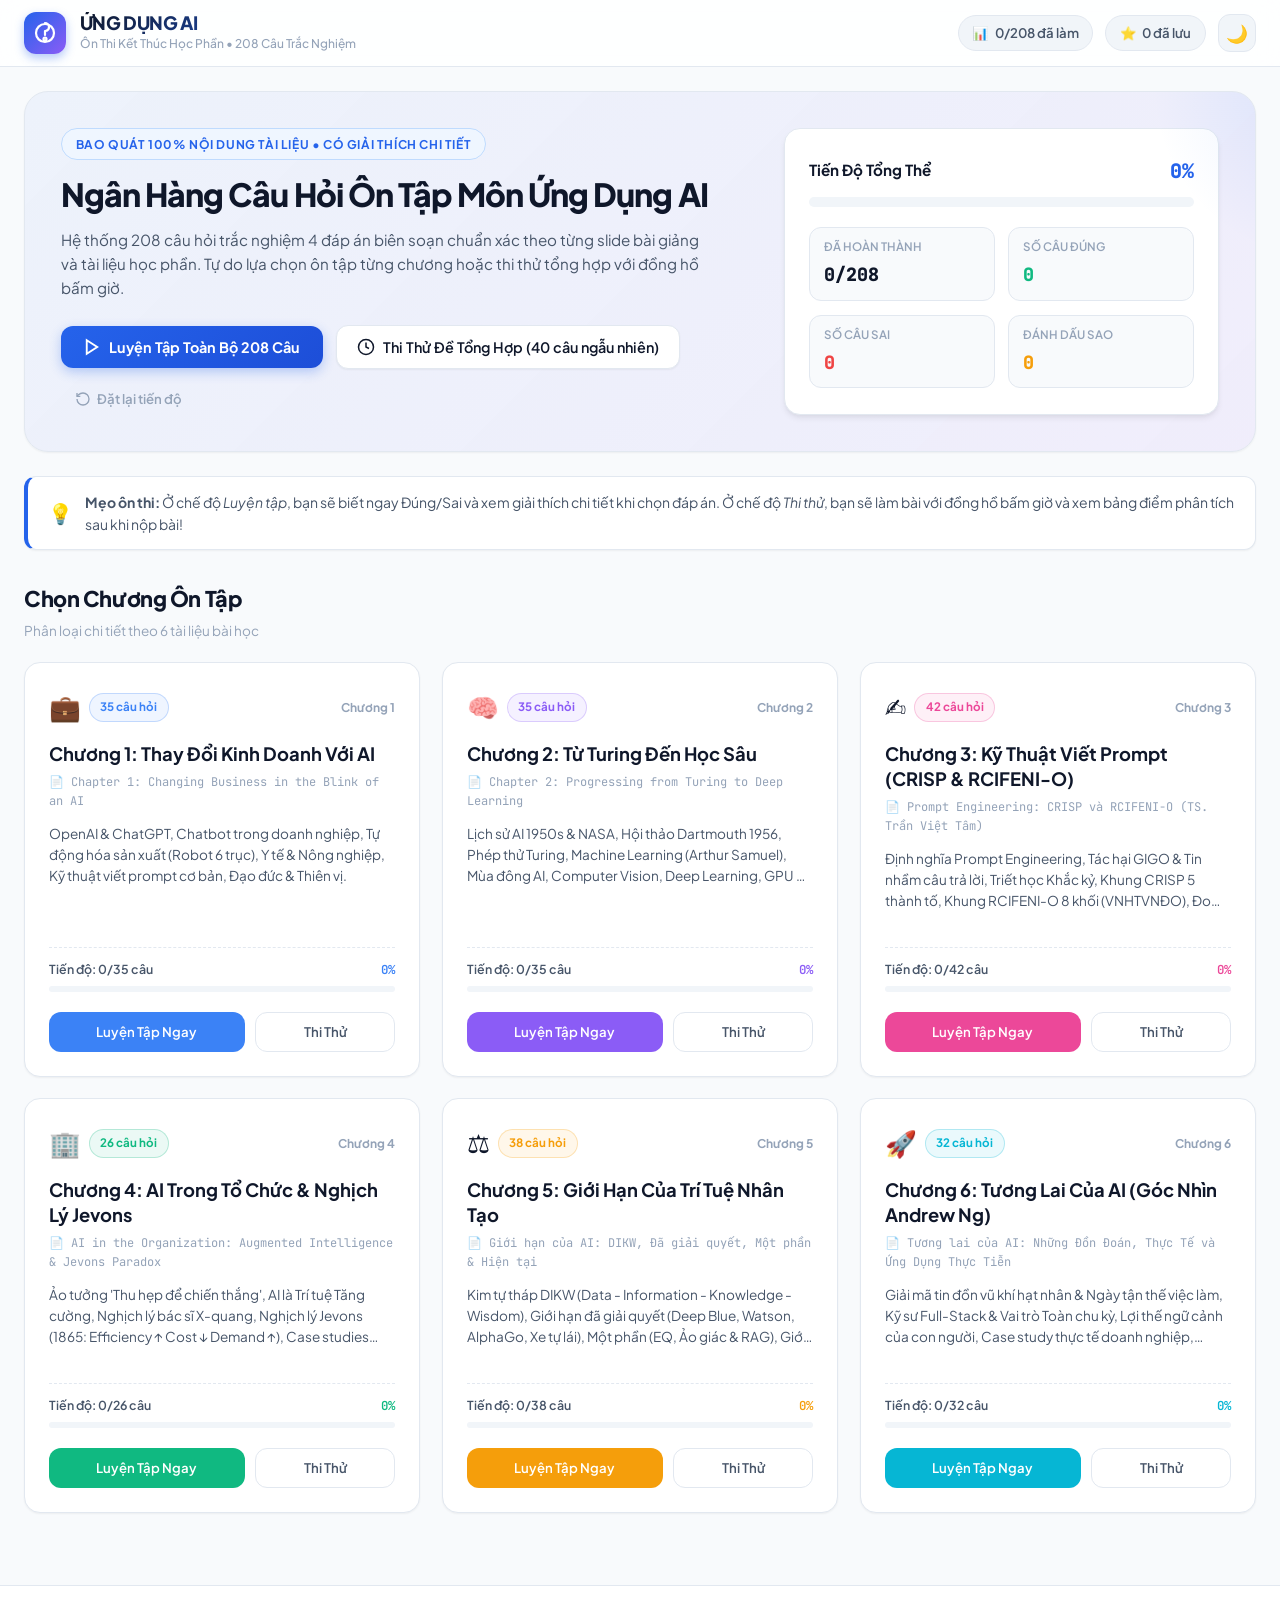
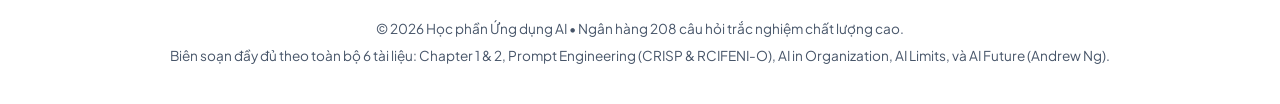
<file: index.html>
<!DOCTYPE html>
<html lang="vi">
<head>
  <meta charset="UTF-8">
  <meta name="viewport" content="width=device-width, initial-scale=1.0">
  <title>Ôn Thi Kết Thúc Học Phần: Ứng Dụng AI</title>
  <meta name="description" content="Hệ thống web ôn thi trắc nghiệm toàn diện môn Ứng dụng AI, bao quát 100% nội dung 6 tài liệu học phần.">
  <link rel="preconnect" href="https://fonts.googleapis.com">
  <link rel="preconnect" href="https://fonts.gstatic.com" crossorigin>
  <link href="https://fonts.googleapis.com/css2?family=Plus+Jakarta+Sans:wght@400;500;600;700;800&family=JetBrains+Mono:wght@400;500&display=swap" rel="stylesheet">
  <link rel="stylesheet" href="style.css">
</head>
<body class="light-theme">
  <!-- TOP HEADER -->
  <header class="app-header">
    <div class="header-container">
      <div class="brand-area" id="btnGoHome" title="Về trang chủ">
        <div class="brand-logo">
          <svg width="24" height="24" viewBox="0 0 24 24" fill="none" stroke="currentColor" stroke-width="2.2" stroke-linecap="round" stroke-linejoin="round">
            <path d="M12 2a4 4 0 0 1 4 4c0 1.95-1.4 3.58-3.25 3.93L12 10v4"></path>
            <circle cx="12" cy="18" r="1.5"></circle>
            <path d="M21 12a9 9 0 1 1-18 0 9 9 0 0 1 18 0z"></path>
          </svg>
        </div>
        <div class="brand-text">
          <h1 class="brand-title">ỨNG DỤNG AI</h1>
          <span class="brand-subtitle">Ôn Thi Kết Thúc Học Phần • 208 Câu Trắc Nghiệm</span>
        </div>
      </div>

      <!-- Quick Stats & Actions in Header -->
      <div class="header-actions">
        <div class="stat-pill" title="Tổng tiến độ ôn tập">
          <span class="stat-icon">📊</span>
          <span id="headerProgressText">0 / 208 đã làm</span>
        </div>
        <div class="stat-pill star-pill" id="btnFilterStarredHeader" title="Xem các câu đánh dấu sao">
          <span class="stat-icon">⭐</span>
          <span id="headerStarredCount">0 đã lưu</span>
        </div>
        <button class="btn-icon theme-toggle" id="btnThemeToggle" title="Đổi giao diện Sáng / Tối">
          <span class="theme-icon-light">☀️</span>
          <span class="theme-icon-dark">🌙</span>
        </button>
      </div>
    </div>
  </header>

  <!-- MAIN CONTAINER -->
  <main class="app-main">

    <!-- VIEW 1: HOME / CHAPTER SELECTION VIEW -->
    <section id="viewHome" class="view-section active">
      <!-- Hero Banner -->
      <div class="hero-banner">
        <div class="hero-content">
          <span class="hero-badge">Bao Quát 100% Nội Dung Tài Liệu • Có Giải Thích Chi Tiết</span>
          <h2 class="hero-title">Ngân Hàng Câu Hỏi Ôn Tập Môn Ứng Dụng AI</h2>
          <p class="hero-desc">
            Hệ thống 208 câu hỏi trắc nghiệm 4 đáp án biên soạn chuẩn xác theo từng slide bài giảng và tài liệu học phần. Tự do lựa chọn ôn tập từng chương hoặc thi thử tổng hợp với đồng hồ bấm giờ.
          </p>
          <div class="hero-actions">
            <button class="btn-primary" id="btnStartAllPractice">
              <svg width="18" height="18" viewBox="0 0 24 24" fill="none" stroke="currentColor" stroke-width="2.5"><polygon points="5 3 19 12 5 21 5 3"></polygon></svg>
              Luyện Tập Toàn Bộ 208 Câu
            </button>
            <button class="btn-secondary" id="btnStartAllExam">
              <svg width="18" height="18" viewBox="0 0 24 24" fill="none" stroke="currentColor" stroke-width="2"><circle cx="12" cy="12" r="10"></circle><polyline points="12 6 12 12 16 14"></polyline></svg>
              Thi Thử Đề Tổng Hợp (40 câu ngẫu nhiên)
            </button>
            <button class="btn-subtle" id="btnResetAllProgress" title="Xóa lịch sử làm bài để ôn lại từ đầu">
              <svg width="16" height="16" viewBox="0 0 24 24" fill="none" stroke="currentColor" stroke-width="2"><path d="M3 12a9 9 0 1 0 9-9 9.75 9.75 0 0 0-6.74 2.74L3 8"></path><path d="M3 3v5h5"></path></svg>
              Đặt lại tiến độ
            </button>
          </div>
        </div>

        <div class="hero-stats-card">
          <div class="stats-card-header">
            <h4>Tiến Độ Tổng Thể</h4>
            <span class="stats-percent" id="overallPercent">0%</span>
          </div>
          <div class="progress-bar-wrap">
            <div class="progress-bar-fill" id="overallProgressFill" style="width: 0%"></div>
          </div>
          <div class="stats-mini-grid">
            <div class="mini-stat">
              <span class="mini-label">Đã hoàn thành</span>
              <span class="mini-val" id="statCompletedCount">0/208</span>
            </div>
            <div class="mini-stat">
              <span class="mini-label">Số câu đúng</span>
              <span class="mini-val text-success" id="statCorrectCount">0</span>
            </div>
            <div class="mini-stat">
              <span class="mini-label">Số câu sai</span>
              <span class="mini-val text-danger" id="statIncorrectCount">0</span>
            </div>
            <div class="mini-stat">
              <span class="mini-label">Đánh dấu sao</span>
              <span class="mini-val text-warning" id="statBookmarkedCount">0</span>
            </div>
          </div>
        </div>
      </div>

      <!-- Mode Selector Notice -->
      <div class="mode-info-bar">
        <div class="mode-tip">
          <span class="mode-tip-icon">💡</span>
          <span><strong>Mẹo ôn thi:</strong> Ở chế độ <em>Luyện tập</em>, bạn sẽ biết ngay Đúng/Sai và xem giải thích chi tiết khi chọn đáp án. Ở chế độ <em>Thi thử</em>, bạn sẽ làm bài với đồng hồ bấm giờ và xem bảng điểm phân tích sau khi nộp bài!</span>
        </div>
      </div>

      <!-- Chapter Grid Section -->
      <div class="section-title-wrap">
        <h3 class="section-heading">Chọn Chương Ôn Tập</h3>
        <span class="section-subheading">Phân loại chi tiết theo 6 tài liệu bài học</span>
      </div>

      <div class="chapters-grid" id="chaptersGrid">
        <!-- Rendered dynamically by JavaScript -->
      </div>
    </section>

    <!-- VIEW 2: QUIZ / PRACTICE VIEW -->
    <section id="viewQuiz" class="view-section">
      <!-- Quiz Navigation Bar -->
      <div class="quiz-nav-bar">
        <div class="quiz-nav-left">
          <button class="btn-back" id="btnBackToHome">
            <svg width="18" height="18" viewBox="0 0 24 24" fill="none" stroke="currentColor" stroke-width="2.5"><line x1="19" y1="12" x2="5" y2="12"></line><polyline points="12 19 5 12 12 5"></polyline></svg>
            Quay lại danh sách chương
          </button>
          <div class="quiz-chapter-tag">
            <span class="chapter-badge" id="quizChapterBadge">Chương 1</span>
            <span class="quiz-topic-badge" id="quizTopicBadge">Chủ đề</span>
          </div>
        </div>

        <div class="quiz-nav-center">
          <!-- Timer for Exam Mode -->
          <div class="exam-timer-box" id="examTimerBox" style="display: none;">
            <svg width="18" height="18" viewBox="0 0 24 24" fill="none" stroke="currentColor" stroke-width="2"><circle cx="12" cy="12" r="10"></circle><polyline points="12 6 12 12 16 14"></polyline></svg>
            <span id="examTimerDisplay">30:00</span>
          </div>
        </div>

        <div class="quiz-nav-right">
          <button class="btn-tool" id="btnToggleBookmark" title="Đánh dấu câu hỏi này để xem lại (Phím B)">
            <span class="bookmark-icon">⭐</span>
            <span class="btn-tool-text">Đánh dấu</span>
          </button>
          <button class="btn-tool" id="btnShuffleQuiz" title="Xáo trộn thứ tự câu hỏi và đáp án">
            <svg width="16" height="16" viewBox="0 0 24 24" fill="none" stroke="currentColor" stroke-width="2"><polyline points="16 3 21 3 21 8"></polyline><line x1="4" y1="20" x2="21" y2="3"></line><polyline points="21 16 21 21 16 21"></polyline><line x1="15" y1="15" x2="21" y2="21"></line><line x1="4" y1="4" x2="9" y2="9"></line></svg>
            <span class="btn-tool-text">Xáo trộn</span>
          </button>
          <button class="btn-submit-exam" id="btnSubmitExam" style="display: none;">
            Nộp Bài Thi
          </button>
        </div>
      </div>

      <!-- Quiz Main Layout (Left: Question Card, Right: Navigation Palette) -->
      <div class="quiz-layout">
        
        <!-- Left Column: Question Area -->
        <div class="quiz-content-col">
          <!-- Progress Info -->
          <div class="quiz-progress-header">
            <div class="progress-info-text">
              <span class="current-q-index" id="currentQDisplay">Câu 1</span>
              <span class="total-q-count" id="totalQDisplay">/ 35 câu</span>
            </div>
            <div class="mode-badge-pill" id="modeBadgePill">
              <span class="dot-indicator"></span>
              <span id="modeBadgeText">Chế độ Luyện Tập</span>
            </div>
          </div>

          <div class="quiz-progressbar-track">
            <div class="quiz-progressbar-bar" id="quizProgressBar" style="width: 3%"></div>
          </div>

          <!-- Question Card Container -->
          <div class="question-card" id="questionCard">
            <div class="question-header">
              <span class="q-number-pill" id="qNumPill">CÂU HỎI 1</span>
              <span class="q-source-doc" id="qSourceDoc">Tài liệu: Chapter 1</span>
            </div>

            <h3 class="question-text" id="questionText">
              Nội dung câu hỏi đang được tải...
            </h3>

            <!-- 4 Options Container -->
            <div class="options-list" id="optionsList">
              <!-- Rendered dynamically by JavaScript -->
            </div>

            <!-- Detailed Explanation Box (Appears in Practice mode upon selection) -->
            <div class="explanation-box" id="explanationBox" style="display: none;">
              <div class="explanation-header">
                <span class="exp-icon">💡</span>
                <h4>Giải Thích Chi Tiết</h4>
              </div>
              <div class="explanation-body" id="explanationText">
                Giải thích nội dung kiến thức trích dẫn từ bài học...
              </div>
            </div>

            <!-- Bottom Navigation Controls inside Card -->
            <div class="question-card-footer">
              <div class="footer-left">
                <button class="btn-nav" id="btnPrevQuestion">
                  <svg width="18" height="18" viewBox="0 0 24 24" fill="none" stroke="currentColor" stroke-width="2.2"><line x1="19" y1="12" x2="5" y2="12"></line><polyline points="12 19 5 12 12 5"></polyline></svg>
                  Câu trước
                </button>
              </div>

              <div class="footer-center">
                <button class="btn-ghost-sm" id="btnResetQuestion" title="Làm lại câu này">
                  <svg width="14" height="14" viewBox="0 0 24 24" fill="none" stroke="currentColor" stroke-width="2"><path d="M3 12a9 9 0 1 0 9-9 9.75 9.75 0 0 0-6.74 2.74L3 8"></path><path d="M3 3v5h5"></path></svg>
                  Làm lại câu này
                </button>
              </div>

              <div class="footer-right">
                <button class="btn-nav btn-nav-primary" id="btnNextQuestion">
                  Câu tiếp theo
                  <svg width="18" height="18" viewBox="0 0 24 24" fill="none" stroke="currentColor" stroke-width="2.2"><line x1="5" y1="12" x2="19" y2="12"></line><polyline points="12 5 19 12 12 19"></polyline></svg>
                </button>
              </div>
            </div>
          </div>

          <!-- Keyboard Shortcuts Tip -->
          <div class="keyboard-hints">
            <span>Phím tắt:</span>
            <span class="kbd">1</span>/<span class="kbd">2</span>/<span class="kbd">3</span>/<span class="kbd">4</span> hoặc <span class="kbd">A</span>/<span class="kbd">B</span>/<span class="kbd">C</span>/<span class="kbd">D</span>: Chọn đáp án •
            <span class="kbd">←</span> / <span class="kbd">→</span>: Câu trước / tiếp •
            <span class="kbd">B</span>: Đánh dấu sao ⭐
          </div>
        </div>

        <!-- Right Column: Question Palette & Filter -->
        <aside class="quiz-sidebar-col">
          <div class="palette-card">
            <div class="palette-header">
              <h4 class="palette-title">Danh Sách Câu Hỏi</h4>
              <span class="palette-status-count" id="paletteAnsweredCount">0/35</span>
            </div>

            <!-- Question Filter Tabs -->
            <div class="palette-filters">
              <button class="filter-tab active" data-filter="all">Tất cả</button>
              <button class="filter-tab" data-filter="unanswered">Chưa làm</button>
              <button class="filter-tab" data-filter="incorrect">Làm sai ❌</button>
              <button class="filter-tab" data-filter="starred">Đánh dấu ⭐</button>
            </div>

            <!-- Legend -->
            <div class="palette-legend">
              <div class="legend-item"><span class="legend-dot dot-current"></span> Hiện tại</div>
              <div class="legend-item"><span class="legend-dot dot-correct"></span> Đúng</div>
              <div class="legend-item"><span class="legend-dot dot-incorrect"></span> Sai</div>
              <div class="legend-item"><span class="legend-dot dot-answered"></span> Đã chọn</div>
              <div class="legend-item"><span class="legend-dot dot-starred"></span> Đã lưu ⭐</div>
            </div>

            <!-- Numbers Grid -->
            <div class="questions-numbers-grid" id="questionsNumbersGrid">
              <!-- Rendered dynamically -->
            </div>
          </div>
        </aside>

      </div>
    </section>

    <!-- VIEW 3: EXAM RESULT MODAL / OVERLAY -->
    <div id="examResultModal" class="modal-overlay" style="display: none;">
      <div class="modal-card">
        <div class="modal-header">
          <div class="result-badge-wrap">
            <span class="result-trophy" id="resultTrophy">🏆</span>
          </div>
          <h3 class="modal-title" id="resultTitle">KẾT QUẢ BÀI THI</h3>
          <p class="modal-subtitle" id="resultSubtitle">Môn Ứng Dụng AI - Thi Kết Thúc Học Phần</p>
        </div>

        <div class="result-score-summary">
          <div class="score-circle-wrap">
            <div class="score-big" id="resultScoreTen">8.5</div>
            <div class="score-scale">/ 10 điểm</div>
          </div>

          <div class="result-metrics">
            <div class="metric-row">
              <span class="metric-label">Số câu đúng:</span>
              <span class="metric-value text-success" id="resultCorrectCount">34</span>
            </div>
            <div class="metric-row">
              <span class="metric-label">Số câu sai:</span>
              <span class="metric-value text-danger" id="resultIncorrectCount">6</span>
            </div>
            <div class="metric-row">
              <span class="metric-label">Tỷ lệ chính xác:</span>
              <span class="metric-value text-primary" id="resultAccuracy">85%</span>
            </div>
            <div class="metric-row">
              <span class="metric-label">Thời gian làm bài:</span>
              <span class="metric-value" id="resultTimeSpent">18 phút 45 giây</span>
            </div>
          </div>
        </div>

        <!-- Breakdown by chapter -->
        <div class="result-chapter-breakdown" id="resultChapterBreakdown">
          <h5>Phân Tích Năng Lực Từng Chương</h5>
          <div class="breakdown-list" id="breakdownList">
            <!-- Rendered by JS -->
          </div>
        </div>

        <div class="modal-actions">
          <button class="btn-primary" id="btnReviewExamQuestions">
            <svg width="18" height="18" viewBox="0 0 24 24" fill="none" stroke="currentColor" stroke-width="2"><path d="M1 12s4-8 11-8 11 8 11 8-4 8-11 8-11-8-11-8z"></path><circle cx="12" cy="12" r="3"></circle></svg>
            Xem Lại Chi Tiết Các Câu Sai
          </button>
          <button class="btn-secondary" id="btnRetakeExam">
            <svg width="18" height="18" viewBox="0 0 24 24" fill="none" stroke="currentColor" stroke-width="2"><polyline points="1 4 1 10 7 10"></polyline><path d="M3.51 15a9 9 0 1 0 2.13-9.36L1 10"></path></svg>
            Làm Lại Đề Này
          </button>
          <button class="btn-subtle" id="btnCloseResultModal">
            Về Trang Chủ
          </button>
        </div>
      </div>
    </div>

  </main>

  <!-- FOOTER -->
  <footer class="app-footer">
    <div class="footer-container">
      <p>© 2026 Học phần Ứng dụng AI • Ngân hàng 208 câu hỏi trắc nghiệm chất lượng cao.</p>
      <p class="footer-note">Biên soạn đầy đủ theo toàn bộ 6 tài liệu: Chapter 1 & 2, Prompt Engineering (CRISP & RCIFENI-O), AI in Organization, AI Limits, và AI Future (Andrew Ng).</p>
    </div>
  </footer>

  <!-- SCRIPTS -->
  <script src="questions.js"></script>
  <script src="app.js"></script>
</body>
</html>
</file>
<file: style.css>
/* ==========================================================================
   CSS STYLESHEET - WEB ÔN THI MÔN ỨNG DỤNG AI
   Design System: Modern EdTech / Clean Glassmorphism / Accessible & Responsive
   ========================================================================== */

:root {
  /* Light Theme Palette */
  --bg-primary: #f8fafc;
  --bg-secondary: #ffffff;
  --bg-tertiary: #f1f5f9;
  --bg-card: #ffffff;
  --bg-glass: rgba(255, 255, 255, 0.85);

  --text-primary: #0f172a;
  --text-secondary: #475569;
  --text-muted: #94a3b8;
  --text-on-primary: #ffffff;

  --border-color: #e2e8f0;
  --border-subtle: #f1f5f9;
  --border-focus: #3b82f6;

  --primary: #2563eb;
  --primary-hover: #1d4ed8;
  --primary-light: #eff6ff;
  --primary-border: #bfdbfe;

  --success: #10b981;
  --success-light: #ecfdf5;
  --success-border: #a7f3d0;
  --success-dark: #047857;

  --danger: #ef4444;
  --danger-light: #fef2f2;
  --danger-border: #fecaca;
  --danger-dark: #b91c1c;

  --warning: #f59e0b;
  --warning-light: #fffbeb;
  --warning-border: #fde68a;

  --shadow-sm: 0 1px 2px 0 rgba(0, 0, 0, 0.05);
  --shadow-md: 0 4px 6px -1px rgba(0, 0, 0, 0.08), 0 2px 4px -2px rgba(0, 0, 0, 0.04);
  --shadow-lg: 0 10px 15px -3px rgba(0, 0, 0, 0.08), 0 4px 6px -4px rgba(0, 0, 0, 0.03);
  --shadow-xl: 0 20px 25px -5px rgba(0, 0, 0, 0.1), 0 8px 10px -6px rgba(0, 0, 0, 0.04);

  --radius-sm: 8px;
  --radius-md: 12px;
  --radius-lg: 16px;
  --radius-xl: 24px;
  --radius-full: 9999px;

  --font-sans: 'Plus Jakarta Sans', system-ui, -apple-system, BlinkMacSystemFont, 'Segoe UI', Roboto, sans-serif;
  --font-mono: 'JetBrains Mono', monospace;
  --transition: all 0.2s cubic-bezier(0.16, 1, 0.3, 1);
}

/* Dark Theme Palette */
body.dark-theme {
  --bg-primary: #0b0f19;
  --bg-secondary: #111827;
  --bg-tertiary: #1f2937;
  --bg-card: #141d2e;
  --bg-glass: rgba(20, 29, 46, 0.85);

  --text-primary: #f8fafc;
  --text-secondary: #cbd5e1;
  --text-muted: #64748b;
  --text-on-primary: #ffffff;

  --border-color: #273549;
  --border-subtle: #1e293b;
  --border-focus: #60a5fa;

  --primary: #3b82f6;
  --primary-hover: #60a5fa;
  --primary-light: rgba(59, 130, 246, 0.12);
  --primary-border: rgba(59, 130, 246, 0.3);

  --success: #10b981;
  --success-light: rgba(16, 185, 129, 0.12);
  --success-border: rgba(16, 185, 129, 0.35);
  --success-dark: #34d399;

  --danger: #f87171;
  --danger-light: rgba(239, 68, 68, 0.12);
  --danger-border: rgba(239, 68, 68, 0.35);
  --danger-dark: #f87171;

  --warning: #fbbf24;
  --warning-light: rgba(245, 158, 11, 0.12);
  --warning-border: rgba(245, 158, 11, 0.35);

  --shadow-sm: 0 1px 2px 0 rgba(0, 0, 0, 0.3);
  --shadow-md: 0 4px 6px -1px rgba(0, 0, 0, 0.4);
  --shadow-lg: 0 10px 15px -3px rgba(0, 0, 0, 0.45);
  --shadow-xl: 0 20px 25px -5px rgba(0, 0, 0, 0.55);
}

/* Base Reset */
*, *::before, *::after {
  box-sizing: border-box;
  margin: 0;
  padding: 0;
}

body {
  font-family: var(--font-sans);
  background-color: var(--bg-primary);
  color: var(--text-primary);
  line-height: 1.6;
  min-height: 100vh;
  display: flex;
  flex-direction: column;
  transition: background-color 0.25s ease, color 0.25s ease;
  -webkit-font-smoothing: antialiased;
}

button {
  font-family: inherit;
  cursor: pointer;
  border: none;
  background: none;
  outline: none;
}

/* ==========================================================================
   APP HEADER
   ========================================================================== */
.app-header {
  position: sticky;
  top: 0;
  z-index: 50;
  background-color: var(--bg-glass);
  backdrop-filter: blur(12px);
  -webkit-backdrop-filter: blur(12px);
  border-bottom: 1px solid var(--border-color);
  padding: 0.75rem 1.5rem;
  transition: var(--transition);
}

.header-container {
  max-width: 1280px;
  margin: 0 auto;
  display: flex;
  align-items: center;
  justify-content: space-between;
  gap: 1rem;
}

.brand-area {
  display: flex;
  align-items: center;
  gap: 0.85rem;
  cursor: pointer;
  user-select: none;
}

.brand-logo {
  width: 42px;
  height: 42px;
  border-radius: var(--radius-md);
  background: linear-gradient(135deg, #2563eb, #8b5cf6);
  color: white;
  display: flex;
  align-items: center;
  justify-content: center;
  box-shadow: 0 4px 10px rgba(37, 99, 235, 0.35);
  flex-shrink: 0;
}

.brand-title {
  font-size: 1.15rem;
  font-weight: 800;
  letter-spacing: -0.02em;
  background: linear-gradient(135deg, var(--text-primary), var(--primary));
  -webkit-background-clip: text;
  -webkit-text-fill-color: transparent;
  line-height: 1.2;
}

.brand-subtitle {
  font-size: 0.75rem;
  font-weight: 500;
  color: var(--text-muted);
  display: block;
}

.header-actions {
  display: flex;
  align-items: center;
  gap: 0.75rem;
}

.stat-pill {
  display: inline-flex;
  align-items: center;
  gap: 0.4rem;
  background-color: var(--bg-tertiary);
  padding: 0.4rem 0.85rem;
  border-radius: var(--radius-full);
  font-size: 0.825rem;
  font-weight: 600;
  color: var(--text-secondary);
  border: 1px solid var(--border-color);
  transition: var(--transition);
}

.star-pill {
  cursor: pointer;
}

.star-pill:hover {
  background-color: var(--warning-light);
  border-color: var(--warning-border);
  color: var(--warning);
}

.btn-icon {
  width: 38px;
  height: 38px;
  border-radius: var(--radius-md);
  background-color: var(--bg-tertiary);
  color: var(--text-primary);
  display: flex;
  align-items: center;
  justify-content: center;
  border: 1px solid var(--border-color);
  font-size: 1.1rem;
  transition: var(--transition);
}

.btn-icon:hover {
  background-color: var(--border-color);
  transform: translateY(-1px);
}

body.light-theme .theme-icon-light { display: none; }
body.light-theme .theme-icon-dark { display: inline-block; }
body.dark-theme .theme-icon-light { display: inline-block; }
body.dark-theme .theme-icon-dark { display: none; }

/* ==========================================================================
   APP MAIN & VIEWS
   ========================================================================== */
.app-main {
  flex: 1;
  max-width: 1280px;
  width: 100%;
  margin: 0 auto;
  padding: 1.5rem;
}

.view-section {
  display: none;
  animation: fadeIn 0.3s ease-in-out;
}

.view-section.active {
  display: block;
}

@keyframes fadeIn {
  from { opacity: 0; transform: translateY(8px); }
  to { opacity: 1; transform: translateY(0); }
}

/* ==========================================================================
   VIEW 1: HERO & CHAPTER GRID
   ========================================================================== */
.hero-banner {
  display: grid;
  grid-template-columns: 1.6fr 1fr;
  gap: 1.75rem;
  background: linear-gradient(135deg, rgba(37, 99, 235, 0.05), rgba(139, 92, 246, 0.08));
  border: 1px solid var(--border-color);
  border-radius: var(--radius-xl);
  padding: 2.25rem;
  margin-bottom: 1.5rem;
  box-shadow: var(--shadow-sm);
  position: relative;
  overflow: hidden;
}

.hero-banner::after {
  content: '';
  position: absolute;
  top: -50%;
  right: -20%;
  width: 350px;
  height: 350px;
  border-radius: 50%;
  background: radial-gradient(circle, rgba(59, 130, 246, 0.12) 0%, transparent 70%);
  pointer-events: none;
}

.hero-badge {
  display: inline-block;
  font-size: 0.75rem;
  font-weight: 700;
  text-transform: uppercase;
  letter-spacing: 0.05em;
  color: var(--primary);
  background-color: var(--primary-light);
  border: 1px solid var(--primary-border);
  padding: 0.35rem 0.85rem;
  border-radius: var(--radius-full);
  margin-bottom: 0.85rem;
}

.hero-title {
  font-size: 2rem;
  font-weight: 800;
  line-height: 1.25;
  letter-spacing: -0.03em;
  color: var(--text-primary);
  margin-bottom: 0.85rem;
}

.hero-desc {
  font-size: 0.95rem;
  color: var(--text-secondary);
  line-height: 1.6;
  margin-bottom: 1.5rem;
  max-width: 640px;
}

.hero-actions {
  display: flex;
  flex-wrap: wrap;
  gap: 0.85rem;
  align-items: center;
}

.btn-primary {
  display: inline-flex;
  align-items: center;
  gap: 0.5rem;
  background: linear-gradient(135deg, #2563eb, #1d4ed8);
  color: white;
  font-weight: 700;
  font-size: 0.9rem;
  padding: 0.75rem 1.4rem;
  border-radius: var(--radius-md);
  box-shadow: 0 4px 12px rgba(37, 99, 235, 0.3);
  transition: var(--transition);
}

.btn-primary:hover {
  background: linear-gradient(135deg, #1d4ed8, #1e40af);
  transform: translateY(-2px);
  box-shadow: 0 6px 16px rgba(37, 99, 235, 0.4);
}

.btn-secondary {
  display: inline-flex;
  align-items: center;
  gap: 0.5rem;
  background-color: var(--bg-card);
  color: var(--text-primary);
  border: 1px solid var(--border-color);
  font-weight: 600;
  font-size: 0.9rem;
  padding: 0.75rem 1.25rem;
  border-radius: var(--radius-md);
  box-shadow: var(--shadow-sm);
  transition: var(--transition);
}

.btn-secondary:hover {
  background-color: var(--bg-tertiary);
  border-color: var(--text-muted);
  transform: translateY(-2px);
}

.btn-subtle {
  display: inline-flex;
  align-items: center;
  gap: 0.4rem;
  color: var(--text-muted);
  font-size: 0.825rem;
  font-weight: 600;
  padding: 0.5rem 0.85rem;
  border-radius: var(--radius-sm);
  transition: var(--transition);
}

.btn-subtle:hover {
  color: var(--danger);
  background-color: var(--danger-light);
}

/* Hero Stats Card */
.hero-stats-card {
  background-color: var(--bg-card);
  border: 1px solid var(--border-color);
  border-radius: var(--radius-lg);
  padding: 1.5rem;
  display: flex;
  flex-direction: column;
  justify-content: center;
  box-shadow: var(--shadow-md);
}

.stats-card-header {
  display: flex;
  justify-content: space-between;
  align-items: center;
  margin-bottom: 0.65rem;
}

.stats-card-header h4 {
  font-size: 0.95rem;
  font-weight: 700;
  color: var(--text-primary);
}

.stats-percent {
  font-size: 1.25rem;
  font-weight: 800;
  color: var(--primary);
  font-family: var(--font-mono);
}

.progress-bar-wrap {
  width: 100%;
  height: 10px;
  background-color: var(--bg-tertiary);
  border-radius: var(--radius-full);
  overflow: hidden;
  margin-bottom: 1.25rem;
}

.progress-bar-fill {
  height: 100%;
  background: linear-gradient(90deg, #3b82f6, #10b981);
  border-radius: var(--radius-full);
  transition: width 0.5s ease-out;
}

.stats-mini-grid {
  display: grid;
  grid-template-columns: 1fr 1fr;
  gap: 0.85rem;
}

.mini-stat {
  background-color: var(--bg-primary);
  border: 1px solid var(--border-color);
  border-radius: var(--radius-md);
  padding: 0.65rem 0.85rem;
  display: flex;
  flex-direction: column;
}

.mini-label {
  font-size: 0.725rem;
  font-weight: 600;
  color: var(--text-muted);
  text-transform: uppercase;
}

.mini-val {
  font-size: 1.15rem;
  font-weight: 800;
  font-family: var(--font-mono);
  margin-top: 0.2rem;
}

.text-success { color: var(--success); }
.text-danger { color: var(--danger); }
.text-warning { color: var(--warning); }
.text-primary { color: var(--primary); }

/* Mode Info Bar */
.mode-info-bar {
  margin-bottom: 2rem;
}

.mode-tip {
  display: flex;
  align-items: center;
  gap: 0.75rem;
  background-color: var(--bg-card);
  border: 1px solid var(--border-color);
  border-left: 4px solid var(--primary);
  border-radius: var(--radius-md);
  padding: 0.85rem 1.25rem;
  font-size: 0.875rem;
  color: var(--text-secondary);
  box-shadow: var(--shadow-sm);
}

.mode-tip-icon {
  font-size: 1.25rem;
  flex-shrink: 0;
}

/* Chapter Grid */
.section-title-wrap {
  margin-bottom: 1.25rem;
}

.section-heading {
  font-size: 1.35rem;
  font-weight: 800;
  letter-spacing: -0.02em;
  color: var(--text-primary);
}

.section-subheading {
  font-size: 0.85rem;
  color: var(--text-muted);
}

.chapters-grid {
  display: grid;
  grid-template-columns: repeat(auto-fill, minmax(360px, 1fr));
  gap: 1.35rem;
}

/* Individual Chapter Card */
.chapter-card {
  background-color: var(--bg-card);
  border: 1px solid var(--border-color);
  border-radius: var(--radius-lg);
  padding: 1.5rem;
  display: flex;
  flex-direction: column;
  justify-content: space-between;
  box-shadow: var(--shadow-sm);
  transition: var(--transition);
  position: relative;
  overflow: hidden;
}

.chapter-card:hover {
  transform: translateY(-4px);
  border-color: var(--primary-border);
  box-shadow: var(--shadow-lg);
}

.chapter-card-top {
  margin-bottom: 1rem;
}

.chapter-meta {
  display: flex;
  align-items: center;
  justify-content: space-between;
  margin-bottom: 0.85rem;
}

.chapter-icon-badge {
  display: inline-flex;
  align-items: center;
  gap: 0.5rem;
}

.ch-icon {
  font-size: 1.6rem;
}

.ch-badge {
  font-size: 0.725rem;
  font-weight: 700;
  padding: 0.25rem 0.65rem;
  border-radius: var(--radius-full);
  background-color: var(--primary-light);
  color: var(--primary);
  border: 1px solid var(--primary-border);
}

.ch-title {
  font-size: 1.15rem;
  font-weight: 700;
  line-height: 1.35;
  color: var(--text-primary);
  margin-bottom: 0.4rem;
}

.ch-doc-name {
  font-size: 0.75rem;
  font-family: var(--font-mono);
  color: var(--text-muted);
  margin-bottom: 0.75rem;
  display: block;
}

.ch-desc {
  font-size: 0.85rem;
  color: var(--text-secondary);
  line-height: 1.55;
  margin-bottom: 1.25rem;
  display: -webkit-box;
  -webkit-line-clamp: 3;
  -webkit-box-orient: vertical;
  overflow: hidden;
}

.chapter-progress-block {
  margin-bottom: 1.25rem;
  padding-top: 0.75rem;
  border-top: 1px dashed var(--border-color);
}

.ch-progress-info {
  display: flex;
  justify-content: space-between;
  font-size: 0.775rem;
  font-weight: 600;
  color: var(--text-secondary);
  margin-bottom: 0.35rem;
}

.ch-progress-track {
  width: 100%;
  height: 6px;
  background-color: var(--bg-tertiary);
  border-radius: var(--radius-full);
  overflow: hidden;
}

.ch-progress-bar {
  height: 100%;
  background: var(--primary);
  border-radius: var(--radius-full);
  transition: width 0.3s ease;
}

.chapter-card-actions {
  display: grid;
  grid-template-columns: 1.4fr 1fr;
  gap: 0.65rem;
}

.btn-card-primary {
  background: var(--primary);
  color: white;
  font-weight: 600;
  font-size: 0.825rem;
  padding: 0.65rem 0.9rem;
  border-radius: var(--radius-md);
  text-align: center;
  transition: var(--transition);
}

.btn-card-primary:hover {
  background: var(--primary-hover);
  transform: translateY(-1px);
}

.btn-card-outline {
  background-color: transparent;
  color: var(--text-secondary);
  border: 1px solid var(--border-color);
  font-weight: 600;
  font-size: 0.825rem;
  padding: 0.65rem 0.9rem;
  border-radius: var(--radius-md);
  text-align: center;
  transition: var(--transition);
}

.btn-card-outline:hover {
  background-color: var(--bg-tertiary);
  color: var(--text-primary);
  border-color: var(--text-muted);
}

/* ==========================================================================
   VIEW 2: QUIZ / PRACTICE VIEW
   ========================================================================== */
.quiz-nav-bar {
  display: flex;
  align-items: center;
  justify-content: space-between;
  gap: 1rem;
  background-color: var(--bg-card);
  border: 1px solid var(--border-color);
  border-radius: var(--radius-lg);
  padding: 0.85rem 1.25rem;
  margin-bottom: 1.5rem;
  box-shadow: var(--shadow-sm);
}

.quiz-nav-left {
  display: flex;
  align-items: center;
  gap: 1rem;
}

.btn-back {
  display: inline-flex;
  align-items: center;
  gap: 0.4rem;
  font-size: 0.85rem;
  font-weight: 600;
  color: var(--text-secondary);
  padding: 0.4rem 0.75rem;
  border-radius: var(--radius-sm);
  background-color: var(--bg-tertiary);
  border: 1px solid var(--border-color);
  transition: var(--transition);
}

.btn-back:hover {
  background-color: var(--border-color);
  color: var(--text-primary);
}

.quiz-chapter-tag {
  display: flex;
  align-items: center;
  gap: 0.5rem;
}

.chapter-badge {
  font-size: 0.8rem;
  font-weight: 700;
  padding: 0.25rem 0.65rem;
  border-radius: var(--radius-sm);
  background: var(--primary-light);
  color: var(--primary);
  border: 1px solid var(--primary-border);
}

.quiz-topic-badge {
  font-size: 0.8rem;
  font-weight: 500;
  color: var(--text-muted);
  max-width: 250px;
  white-space: nowrap;
  overflow: hidden;
  text-overflow: ellipsis;
}

.exam-timer-box {
  display: inline-flex;
  align-items: center;
  gap: 0.5rem;
  background-color: var(--danger-light);
  color: var(--danger);
  border: 1px solid var(--danger-border);
  padding: 0.4rem 1rem;
  border-radius: var(--radius-full);
  font-family: var(--font-mono);
  font-size: 1.1rem;
  font-weight: 700;
  animation: pulseTimer 1s infinite alternate;
}

@keyframes pulseTimer {
  from { opacity: 0.85; }
  to { opacity: 1; }
}

.quiz-nav-right {
  display: flex;
  align-items: center;
  gap: 0.65rem;
}

.btn-tool {
  display: inline-flex;
  align-items: center;
  gap: 0.35rem;
  font-size: 0.825rem;
  font-weight: 600;
  color: var(--text-secondary);
  background-color: var(--bg-tertiary);
  border: 1px solid var(--border-color);
  padding: 0.45rem 0.85rem;
  border-radius: var(--radius-md);
  transition: var(--transition);
}

.btn-tool:hover {
  background-color: var(--border-color);
  color: var(--text-primary);
}

.btn-tool.starred {
  background-color: var(--warning-light);
  color: var(--warning);
  border-color: var(--warning-border);
}

.btn-submit-exam {
  background: linear-gradient(135deg, #10b981, #059669);
  color: white;
  font-weight: 700;
  font-size: 0.85rem;
  padding: 0.55rem 1.25rem;
  border-radius: var(--radius-md);
  box-shadow: 0 4px 10px rgba(16, 185, 129, 0.3);
  transition: var(--transition);
}

.btn-submit-exam:hover {
  background: #059669;
  transform: translateY(-1px);
}

/* Quiz Layout (2 Columns) */
.quiz-layout {
  display: grid;
  grid-template-columns: 1fr 320px;
  gap: 1.5rem;
  align-items: start;
}

/* Left Column: Question Area */
.quiz-content-col {
  display: flex;
  flex-direction: column;
}

.quiz-progress-header {
  display: flex;
  justify-content: space-between;
  align-items: center;
  margin-bottom: 0.5rem;
}

.current-q-index {
  font-size: 1.15rem;
  font-weight: 800;
  color: var(--text-primary);
}

.total-q-count {
  font-size: 0.9rem;
  font-weight: 600;
  color: var(--text-muted);
}

.mode-badge-pill {
  display: inline-flex;
  align-items: center;
  gap: 0.4rem;
  font-size: 0.75rem;
  font-weight: 700;
  text-transform: uppercase;
  color: var(--primary);
  background-color: var(--primary-light);
  padding: 0.25rem 0.65rem;
  border-radius: var(--radius-full);
}

.dot-indicator {
  width: 7px;
  height: 7px;
  border-radius: 50%;
  background-color: var(--primary);
}

.quiz-progressbar-track {
  width: 100%;
  height: 6px;
  background-color: var(--bg-tertiary);
  border-radius: var(--radius-full);
  overflow: hidden;
  margin-bottom: 1.25rem;
}

.quiz-progressbar-bar {
  height: 100%;
  background: linear-gradient(90deg, #3b82f6, #8b5cf6);
  border-radius: var(--radius-full);
  transition: width 0.3s ease;
}

/* Question Card */
.question-card {
  background-color: var(--bg-card);
  border: 1px solid var(--border-color);
  border-radius: var(--radius-xl);
  padding: 2rem;
  box-shadow: var(--shadow-md);
  margin-bottom: 1rem;
}

.question-header {
  display: flex;
  justify-content: space-between;
  align-items: center;
  margin-bottom: 1.25rem;
}

.q-number-pill {
  font-size: 0.75rem;
  font-weight: 800;
  letter-spacing: 0.05em;
  color: var(--primary);
  background-color: var(--primary-light);
  padding: 0.25rem 0.75rem;
  border-radius: var(--radius-full);
}

.q-source-doc {
  font-size: 0.75rem;
  color: var(--text-muted);
  font-style: italic;
}

.question-text {
  font-size: 1.2rem;
  font-weight: 700;
  line-height: 1.5;
  color: var(--text-primary);
  margin-bottom: 1.75rem;
}

/* 4 Options List */
.options-list {
  display: flex;
  flex-direction: column;
  gap: 0.85rem;
  margin-bottom: 1.5rem;
}

.option-item {
  display: flex;
  align-items: flex-start;
  gap: 1rem;
  background-color: var(--bg-primary);
  border: 2px solid var(--border-color);
  border-radius: var(--radius-lg);
  padding: 1rem 1.25rem;
  cursor: pointer;
  transition: var(--transition);
  user-select: none;
  position: relative;
}

.option-item:hover:not(.disabled) {
  border-color: var(--primary);
  background-color: var(--primary-light);
  transform: translateX(4px);
}

.option-marker {
  width: 32px;
  height: 32px;
  border-radius: var(--radius-sm);
  background-color: var(--bg-card);
  border: 1.5px solid var(--border-color);
  color: var(--text-secondary);
  font-size: 0.875rem;
  font-weight: 700;
  display: flex;
  align-items: center;
  justify-content: center;
  flex-shrink: 0;
  transition: var(--transition);
}

.option-text {
  font-size: 0.95rem;
  color: var(--text-primary);
  line-height: 1.55;
  flex: 1;
}

/* Option States: Correct / Incorrect / Selected */
.option-item.selected-exam {
  border-color: var(--primary);
  background-color: var(--primary-light);
}

.option-item.selected-exam .option-marker {
  background-color: var(--primary);
  color: white;
  border-color: var(--primary);
}

.option-item.correct {
  border-color: var(--success);
  background-color: var(--success-light);
}

.option-item.correct .option-marker {
  background-color: var(--success);
  color: white;
  border-color: var(--success);
}

.option-item.incorrect {
  border-color: var(--danger);
  background-color: var(--danger-light);
}

.option-item.incorrect .option-marker {
  background-color: var(--danger);
  color: white;
  border-color: var(--danger);
}

.option-item.disabled {
  cursor: default;
}

/* Detailed Explanation Box */
.explanation-box {
  background: linear-gradient(135deg, rgba(37, 99, 235, 0.04), rgba(16, 185, 129, 0.05));
  border: 1px solid var(--success-border);
  border-left: 4px solid var(--success);
  border-radius: var(--radius-md);
  padding: 1.25rem;
  margin-bottom: 1.5rem;
  animation: slideDown 0.25s ease-out;
}

@keyframes slideDown {
  from { opacity: 0; transform: translateY(-8px); }
  to { opacity: 1; transform: translateY(0); }
}

.explanation-header {
  display: flex;
  align-items: center;
  gap: 0.5rem;
  margin-bottom: 0.5rem;
}

.explanation-header h4 {
  font-size: 0.95rem;
  font-weight: 700;
  color: var(--success-dark);
}

.explanation-body {
  font-size: 0.9rem;
  line-height: 1.6;
  color: var(--text-secondary);
}

/* Question Card Footer Navigation */
.question-card-footer {
  display: flex;
  justify-content: space-between;
  align-items: center;
  padding-top: 1.25rem;
  border-top: 1px solid var(--border-color);
}

.btn-nav {
  display: inline-flex;
  align-items: center;
  gap: 0.5rem;
  font-size: 0.875rem;
  font-weight: 600;
  padding: 0.65rem 1.15rem;
  border-radius: var(--radius-md);
  background-color: var(--bg-tertiary);
  color: var(--text-primary);
  border: 1px solid var(--border-color);
  transition: var(--transition);
}

.btn-nav:hover:not(:disabled) {
  background-color: var(--border-color);
  transform: translateY(-1px);
}

.btn-nav:disabled {
  opacity: 0.4;
  cursor: not-allowed;
}

.btn-nav-primary {
  background: var(--primary);
  color: white;
  border-color: var(--primary);
}

.btn-nav-primary:hover:not(:disabled) {
  background: var(--primary-hover);
}

.btn-ghost-sm {
  display: inline-flex;
  align-items: center;
  gap: 0.35rem;
  font-size: 0.775rem;
  font-weight: 600;
  color: var(--text-muted);
  padding: 0.4rem 0.75rem;
  border-radius: var(--radius-sm);
  transition: var(--transition);
}

.btn-ghost-sm:hover {
  color: var(--text-primary);
  background-color: var(--bg-tertiary);
}

.keyboard-hints {
  display: flex;
  flex-wrap: wrap;
  align-items: center;
  gap: 0.5rem;
  font-size: 0.775rem;
  color: var(--text-muted);
  padding: 0.5rem 0.5rem;
}

.kbd {
  display: inline-block;
  padding: 0.15rem 0.45rem;
  font-family: var(--font-mono);
  font-size: 0.725rem;
  font-weight: 700;
  background-color: var(--bg-tertiary);
  border: 1px solid var(--border-color);
  border-radius: 4px;
  color: var(--text-secondary);
}

/* Right Column: Question Palette */
.quiz-sidebar-col {
  position: sticky;
  top: 5rem;
}

.palette-card {
  background-color: var(--bg-card);
  border: 1px solid var(--border-color);
  border-radius: var(--radius-xl);
  padding: 1.25rem;
  box-shadow: var(--shadow-sm);
}

.palette-header {
  display: flex;
  justify-content: space-between;
  align-items: center;
  margin-bottom: 0.85rem;
}

.palette-title {
  font-size: 0.95rem;
  font-weight: 700;
  color: var(--text-primary);
}

.palette-status-count {
  font-size: 0.8rem;
  font-weight: 700;
  font-family: var(--font-mono);
  color: var(--primary);
}

.palette-filters {
  display: grid;
  grid-template-columns: 1fr 1fr;
  gap: 0.4rem;
  margin-bottom: 0.85rem;
}

.filter-tab {
  font-size: 0.725rem;
  font-weight: 600;
  padding: 0.4rem 0.5rem;
  border-radius: var(--radius-sm);
  background-color: var(--bg-tertiary);
  color: var(--text-secondary);
  border: 1px solid var(--border-color);
  text-align: center;
  transition: var(--transition);
}

.filter-tab:hover {
  background-color: var(--border-color);
  color: var(--text-primary);
}

.filter-tab.active {
  background-color: var(--primary);
  color: white;
  border-color: var(--primary);
}

.palette-legend {
  display: flex;
  flex-wrap: wrap;
  gap: 0.65rem;
  padding: 0.5rem 0;
  margin-bottom: 0.85rem;
  border-top: 1px solid var(--border-color);
  border-bottom: 1px solid var(--border-color);
  font-size: 0.7rem;
  color: var(--text-muted);
}

.legend-item {
  display: flex;
  align-items: center;
  gap: 0.25rem;
}

.legend-dot {
  width: 8px;
  height: 8px;
  border-radius: 50%;
}

.dot-current { background-color: var(--primary); }
.dot-correct { background-color: var(--success); }
.dot-incorrect { background-color: var(--danger); }
.dot-answered { background-color: #6366f1; }
.dot-starred { background-color: var(--warning); }

.questions-numbers-grid {
  display: grid;
  grid-template-columns: repeat(5, 1fr);
  gap: 0.45rem;
  max-height: 380px;
  overflow-y: auto;
  padding-right: 0.25rem;
}

.q-num-btn {
  aspect-ratio: 1;
  display: flex;
  align-items: center;
  justify-content: center;
  font-size: 0.8rem;
  font-weight: 700;
  font-family: var(--font-mono);
  border-radius: var(--radius-sm);
  background-color: var(--bg-tertiary);
  color: var(--text-secondary);
  border: 1.5px solid var(--border-color);
  cursor: pointer;
  transition: var(--transition);
  position: relative;
}

.q-num-btn:hover {
  background-color: var(--border-color);
  transform: scale(1.05);
}

.q-num-btn.current {
  border-color: var(--primary);
  box-shadow: 0 0 0 2px var(--primary-border);
  font-weight: 800;
}

.q-num-btn.correct {
  background-color: var(--success-light);
  color: var(--success);
  border-color: var(--success);
}

.q-num-btn.incorrect {
  background-color: var(--danger-light);
  color: var(--danger);
  border-color: var(--danger);
}

.q-num-btn.answered-exam {
  background-color: var(--primary-light);
  color: var(--primary);
  border-color: var(--primary);
}

.q-num-btn.starred::after {
  content: '★';
  position: absolute;
  top: 1px;
  right: 2px;
  font-size: 0.6rem;
  color: var(--warning);
}

/* ==========================================================================
   VIEW 3: EXAM RESULT MODAL
   ========================================================================== */
.modal-overlay {
  position: fixed;
  inset: 0;
  background-color: rgba(0, 0, 0, 0.65);
  backdrop-filter: blur(8px);
  -webkit-backdrop-filter: blur(8px);
  z-index: 100;
  display: flex;
  align-items: center;
  justify-content: center;
  padding: 1.5rem;
  animation: fadeIn 0.25s ease;
}

.modal-card {
  background-color: var(--bg-card);
  border: 1px solid var(--border-color);
  border-radius: var(--radius-xl);
  max-width: 580px;
  width: 100%;
  max-height: 90vh;
  overflow-y: auto;
  padding: 2.25rem;
  box-shadow: var(--shadow-xl);
  text-align: center;
  animation: scaleUp 0.3s cubic-bezier(0.16, 1, 0.3, 1);
}

@keyframes scaleUp {
  from { opacity: 0; transform: scale(0.92); }
  to { opacity: 1; transform: scale(1); }
}

.result-badge-wrap {
  width: 64px;
  height: 64px;
  border-radius: 50%;
  background: linear-gradient(135deg, #f59e0b, #d97706);
  color: white;
  display: inline-flex;
  align-items: center;
  justify-content: center;
  font-size: 2rem;
  margin-bottom: 1rem;
  box-shadow: 0 6px 16px rgba(245, 158, 11, 0.35);
}

.modal-title {
  font-size: 1.45rem;
  font-weight: 800;
  letter-spacing: -0.02em;
  color: var(--text-primary);
  margin-bottom: 0.25rem;
}

.modal-subtitle {
  font-size: 0.85rem;
  color: var(--text-muted);
  margin-bottom: 1.75rem;
}

.result-score-summary {
  display: grid;
  grid-template-columns: 1fr 1.3fr;
  gap: 1.25rem;
  background-color: var(--bg-primary);
  border: 1px solid var(--border-color);
  border-radius: var(--radius-lg);
  padding: 1.5rem;
  margin-bottom: 1.5rem;
  text-align: left;
}

.score-circle-wrap {
  display: flex;
  flex-direction: column;
  align-items: center;
  justify-content: center;
  border-right: 1px solid var(--border-color);
  padding-right: 1rem;
}

.score-big {
  font-size: 3.25rem;
  font-weight: 900;
  line-height: 1;
  font-family: var(--font-mono);
  background: linear-gradient(135deg, #2563eb, #10b981);
  -webkit-background-clip: text;
  -webkit-text-fill-color: transparent;
}

.score-scale {
  font-size: 0.85rem;
  font-weight: 600;
  color: var(--text-muted);
  margin-top: 0.35rem;
}

.result-metrics {
  display: flex;
  flex-direction: column;
  justify-content: center;
  gap: 0.5rem;
}

.metric-row {
  display: flex;
  justify-content: space-between;
  font-size: 0.875rem;
}

.metric-label {
  color: var(--text-muted);
}

.metric-value {
  font-weight: 700;
  font-family: var(--font-mono);
}

/* Chapter Breakdown in Modal */
.result-chapter-breakdown {
  text-align: left;
  margin-bottom: 1.75rem;
}

.result-chapter-breakdown h5 {
  font-size: 0.9rem;
  font-weight: 700;
  color: var(--text-primary);
  margin-bottom: 0.85rem;
}

.breakdown-list {
  display: flex;
  flex-direction: column;
  gap: 0.65rem;
}

.breakdown-item {
  background-color: var(--bg-primary);
  border: 1px solid var(--border-color);
  border-radius: var(--radius-md);
  padding: 0.65rem 0.85rem;
}

.breakdown-item-top {
  display: flex;
  justify-content: space-between;
  font-size: 0.8rem;
  font-weight: 600;
  margin-bottom: 0.35rem;
}

.breakdown-track {
  width: 100%;
  height: 6px;
  background-color: var(--bg-tertiary);
  border-radius: var(--radius-full);
  overflow: hidden;
}

.breakdown-fill {
  height: 100%;
  border-radius: var(--radius-full);
}

.modal-actions {
  display: flex;
  flex-direction: column;
  gap: 0.65rem;
}

.modal-actions button {
  width: 100%;
  padding: 0.8rem 1rem;
  font-size: 0.9rem;
  border-radius: var(--radius-md);
  justify-content: center;
}

/* ==========================================================================
   FOOTER
   ========================================================================== */
.app-footer {
  background-color: var(--bg-secondary);
  border-top: 1px solid var(--border-color);
  padding: 2rem 1.5rem;
  margin-top: 3rem;
  text-align: center;
}

.footer-container {
  max-width: 1280px;
  margin: 0 auto;
}

.app-footer p {
  font-size: 0.85rem;
  color: var(--text-secondary);
  margin-bottom: 0.35rem;
}

.footer-note {
  font-size: 0.775rem;
  color: var(--text-muted);
}

/* ==========================================================================
   RESPONSIVE DESIGN
   ========================================================================== */
@media (max-width: 992px) {
  .hero-banner {
    grid-template-columns: 1fr;
    gap: 1.5rem;
    padding: 1.75rem;
  }

  .quiz-layout {
    grid-template-columns: 1fr;
  }

  .quiz-sidebar-col {
    position: static;
  }

  .questions-numbers-grid {
    grid-template-columns: repeat(8, 1fr);
    max-height: 220px;
  }
}

@media (max-width: 640px) {
  .app-header {
    padding: 0.65rem 1rem;
  }

  .brand-title {
    font-size: 1rem;
  }

  .brand-subtitle {
    display: none;
  }

  .app-main {
    padding: 1rem;
  }

  .hero-title {
    font-size: 1.5rem;
  }

  .hero-actions {
    flex-direction: column;
    align-items: stretch;
  }

  .hero-actions button {
    justify-content: center;
  }

  .chapters-grid {
    grid-template-columns: 1fr;
  }

  .quiz-nav-bar {
    flex-direction: column;
    align-items: stretch;
    gap: 0.75rem;
  }

  .quiz-nav-left, .quiz-nav-right {
    justify-content: space-between;
  }

  .question-card {
    padding: 1.25rem;
  }

  .question-text {
    font-size: 1.05rem;
  }

  .result-score-summary {
    grid-template-columns: 1fr;
    text-align: center;
  }

  .score-circle-wrap {
    border-right: none;
    border-bottom: 1px solid var(--border-color);
    padding-right: 0;
    padding-bottom: 1rem;
  }

  .questions-numbers-grid {
    grid-template-columns: repeat(6, 1fr);
  }
}
</file>
